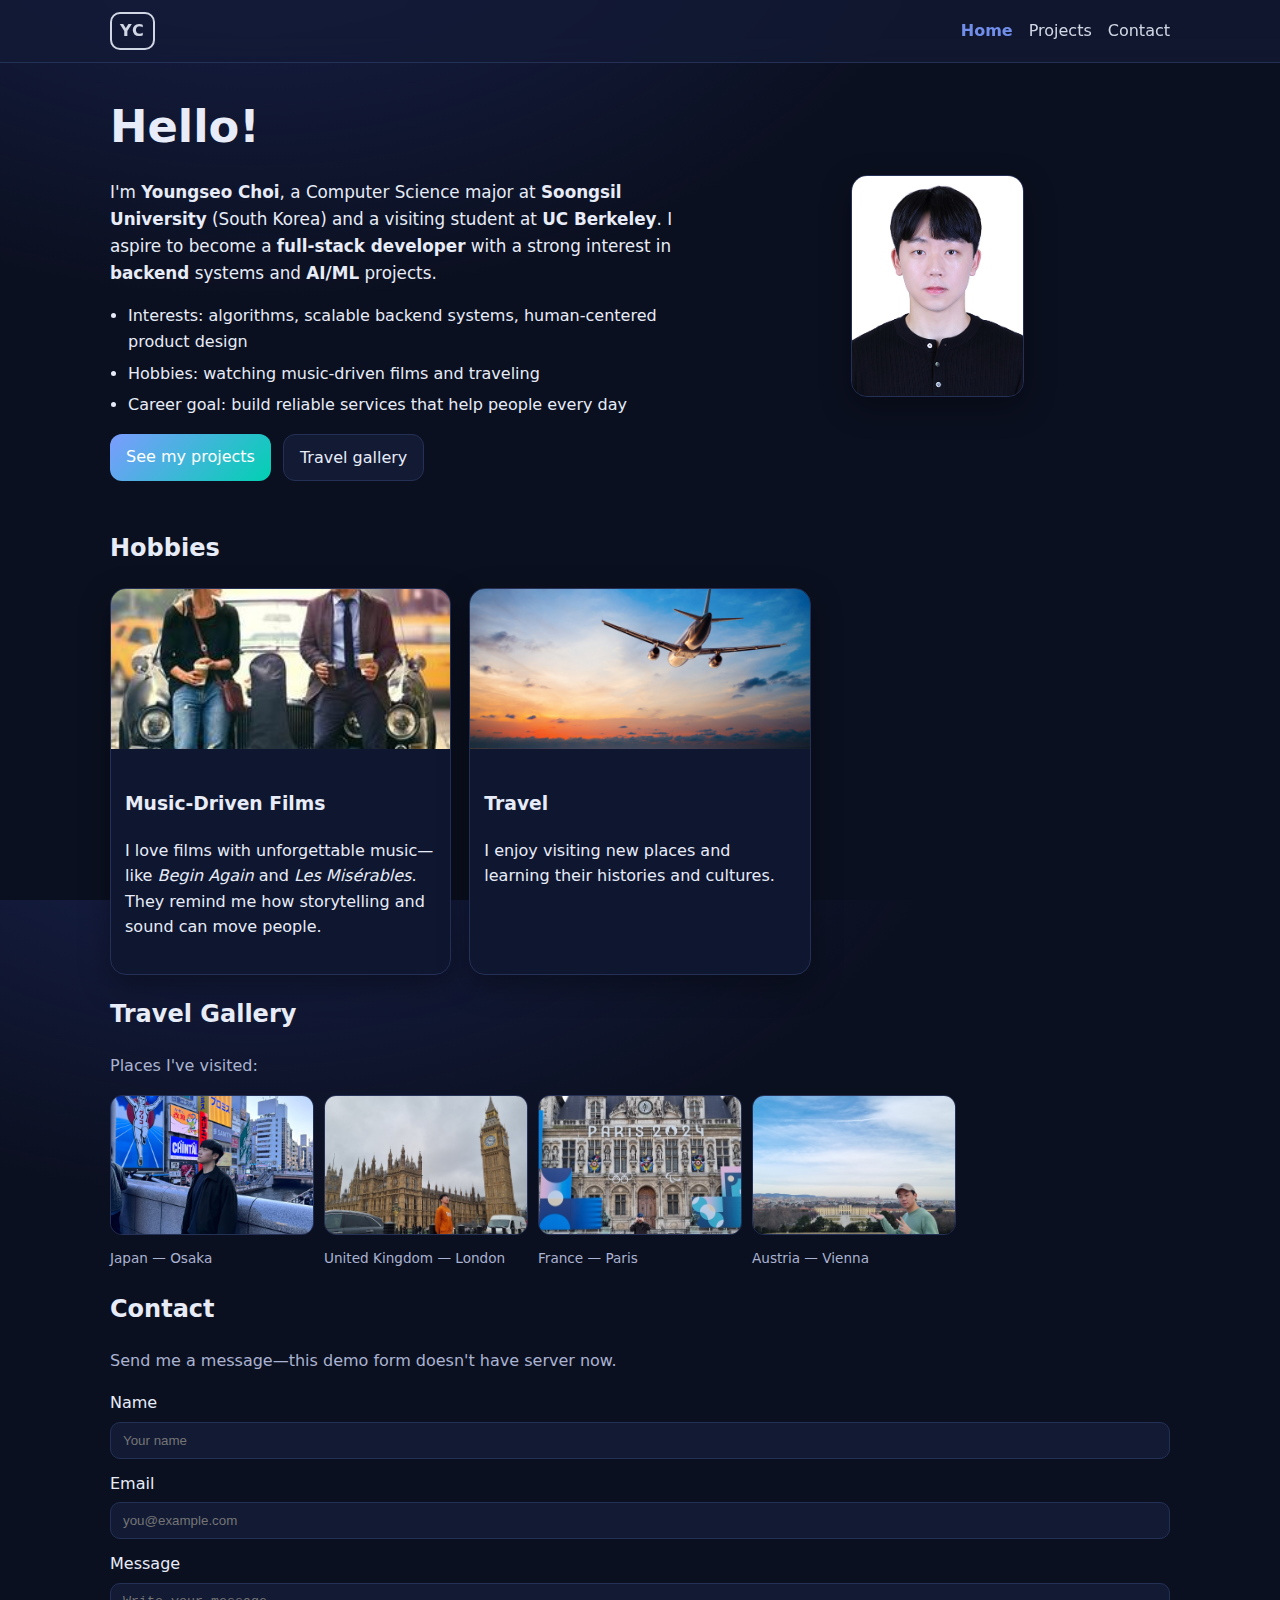
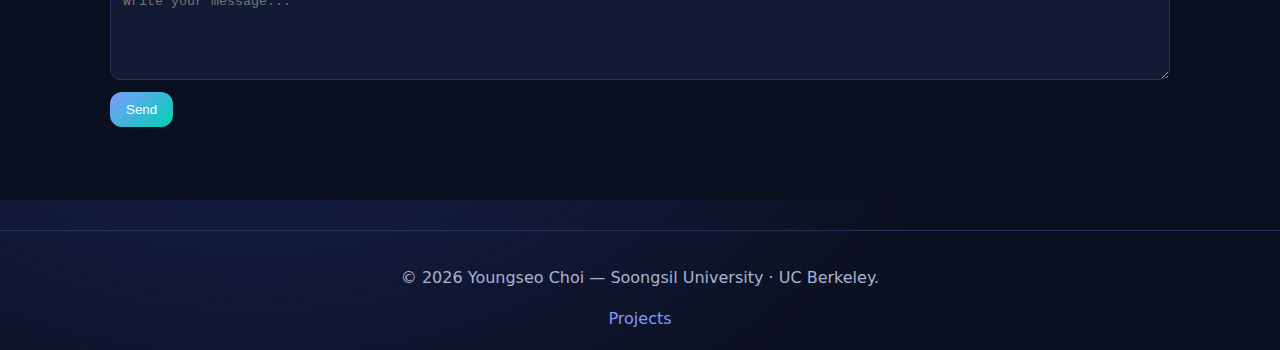
<file: project1/index.html>
<!DOCTYPE html>
<html lang="en">
<head>
  <meta charset="UTF-8" />
  <meta name="viewport" content="width=device-width, initial-scale=1.0" />
  <meta name="description" content="Personal website of Youngseo Choi, a Computer Science student at Soongsil University and visiting student at UC Berkeley." />
  <meta name="author" content="Youngseo Choi" />
  <meta name="keywords" content="Youngseo Choi, Computer Science, UC Berkeley, Soongsil University, Full-Stack, Backend, AI" />
  <title>Youngseo Choi — Personal Website</title>
  <link rel="stylesheet" href="styles.css" />
</head>
<body>
  <header class="site-header">
    <nav class="nav">
      <a class="logo" href="index.html">YC</a>
      <ul class="nav-links">
        <li><a href="index.html" class="active">Home</a></li>
        <li><a href="projects.html">Projects</a></li>
        <li><a href="#contact">Contact</a></li>
      </ul>
    </nav>
  </header>

  <main>
    <section class="hero">
      <div class="hero-text">
        <h1 id="greeting">Hello!</h1>
        <p>
          I'm <strong>Youngseo Choi</strong>, a Computer Science major at <strong>Soongsil University</strong> (South Korea) and a visiting student at <strong>UC Berkeley</strong>. 
          I aspire to become a <strong>full‑stack developer</strong> with a strong interest in <strong>backend</strong> systems and <strong>AI/ML</strong> projects.
        </p>
        <ul class="bullets">
          <li>Interests: algorithms, scalable backend systems, human‑centered product design</li>
          <li>Hobbies: watching music‑driven films and traveling</li>
          <li>Career goal: build reliable services that help people every day</li>
        </ul>
        <div class="hero-cta">
          <a class="btn primary" href="projects.html">See my projects</a>
          <a class="btn" href="#travel">Travel gallery</a>
        </div>
      </div>
      <figure class="hero-figure">
        <img src="images/profile.jpg" />
        <!-- <figcaption>Building, breaking, and learning—one project at a time.</figcaption> -->
      </figure>
    </section>

    <section id="hobbies" class="card-grid">
      <h2>Hobbies</h2>
      <div class="cards">
        <article class="card">
          <img src="images/Begin_Again_film_poster_2014.jpg" alt="poster of Begin again" />
          <div class="card-body">
            <h3>Music‑Driven Films</h3>
            <p>
              I love films with unforgettable music—like <em>Begin Again</em> and <em>Les Misérables</em>. 
              They remind me how storytelling and sound can move people.
            </p>
          </div>
        </article>
        <article class="card">
          <img src="images/travel.jpg" alt="Airplane" />
          <div class="card-body">
            <h3>Travel</h3>
            <p>I enjoy visiting new places and learning their histories and cultures.</p>
          </div>
        </article>
      </div>
    </section>

    <section id="travel" class="gallery">
      <h2>Travel Gallery</h2>
      <p class="muted">Places I've visited:</p>
      <div class="grid">
        <!-- At least 5 images across the site (we already have 4 above; add more here) -->
        <figure>
          <img src="images/osaka.jpg" alt="Osaka" />
          <figcaption>Japan — Osaka</figcaption>
        </figure>
        <figure>
          <img src="images/london.jpg" alt="London" />
          <figcaption>United Kingdom — London</figcaption>
        </figure>
        <figure>
          <img src="images/paris.jpg" alt="Paris" />
          <figcaption>France — Paris</figcaption>
        </figure>
        <figure>
          <img src="images/vienna.jpg" alt="Vienna" />
          <figcaption>Austria — Vienna</figcaption>
        </figure>
      
      </div>
    </section>

    <section id="contact" class="contact">
      <h2>Contact</h2>
      <p class="muted">Send me a message—this demo form doesn't have server now.</p>
      <form id="contactForm">
        <div class="field">
          <label for="name">Name</label>
          <input id="name" name="name" type="text" placeholder="Your name" required />
        </div>
        <div class="field">
          <label for="email">Email</label>
          <input id="email" name="email" type="email" placeholder="you@example.com" required />
        </div>
        <div class="field">
          <label for="message">Message</label>
          <!-- rows 5는 기본 줄 수 를 의미한다 -->
          <textarea id="message" name="message" rows="5" placeholder="Write your message..." required></textarea>
        </div>
        <button class="btn primary" type="submit">Send</button>
        <p id="formStatus" class="status" ></p>
      </form>
    </section>
  </main>
<!-- footer는 웹페이지나 문서 또는 섹션의 마지막 부분을 표현할 때때 사용한다. -->
  <footer class="site-footer">
    <!-- span은 의미가 없는 인라인 컨테이너 이다.--> 
    <p>© <span id="year"></span> Youngseo Choi — Soongsil University · UC Berkeley.</p>
    <a href="projects.html">Projects</a>
  </footer>

  <script src="script.js"></script>
</body>
</html>
</file>
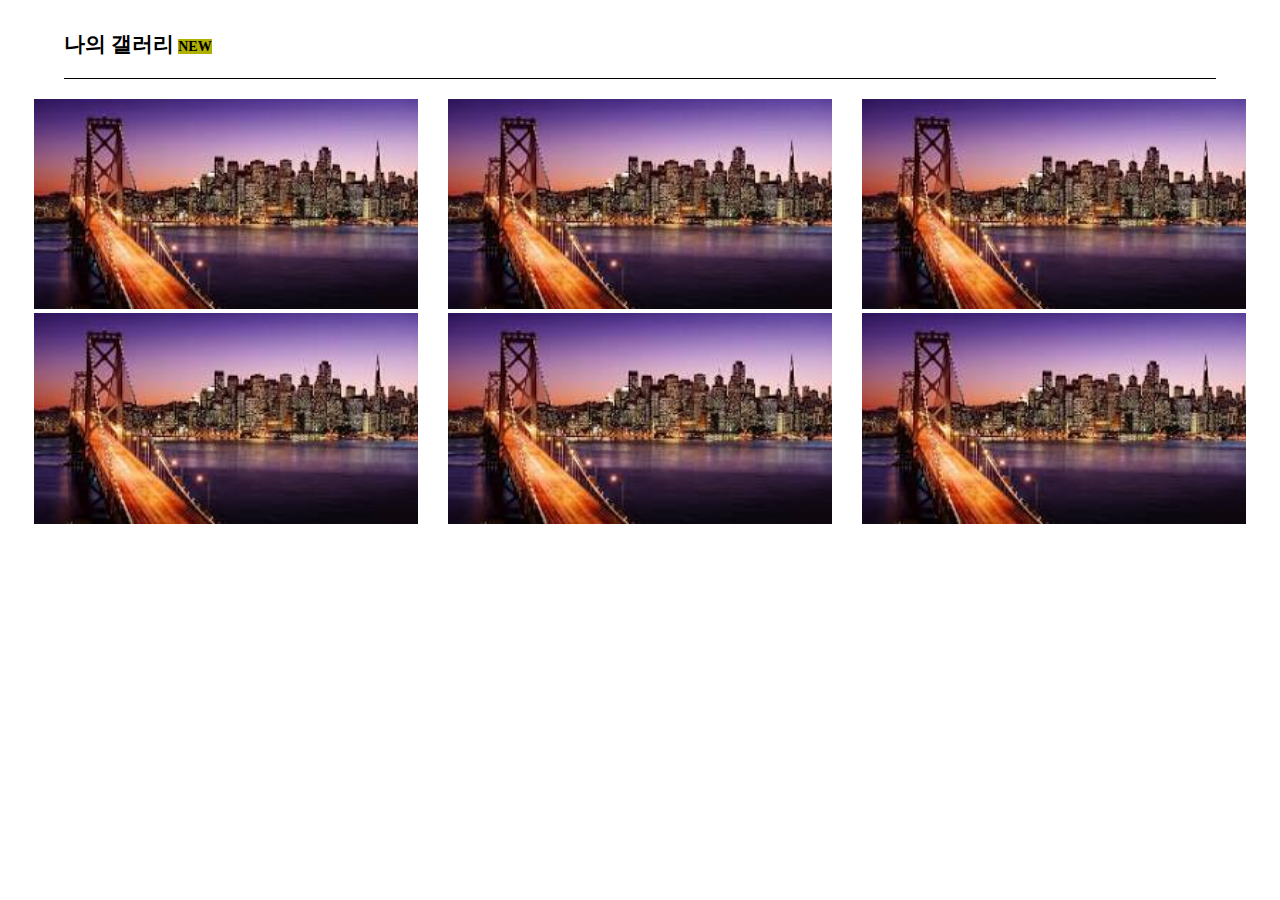
<file: gallery.html>
<html>
    <head>
        <meta charset="utf-8">
        <link rel="stylesheet" type="text/css" href="/styles/gallery.css">
    </head>
    <body>
        <header>
            <h1>나의 갤러리</h1>
            <span>NEW</span>
        </header>
        <div class="row">
            <div class="cell">
                <img src="images/sanfrancisco.jpg"/>
            </div>
            <div class="cell">
                <img src="images/sanfrancisco.jpg"/>
            </div>
            <div class="cell">
                <img src="images/sanfrancisco.jpg"/>
            </div>
            <div class="cell">
                <img src="images/sanfrancisco.jpg"/>
            </div>
            <div class="cell">
                <img src="images/sanfrancisco.jpg"/>
            </div>
            <div class="cell">
                <img src="images/sanfrancisco.jpg"/>
            </div>
        </div>
    </body>
</html>
</file>
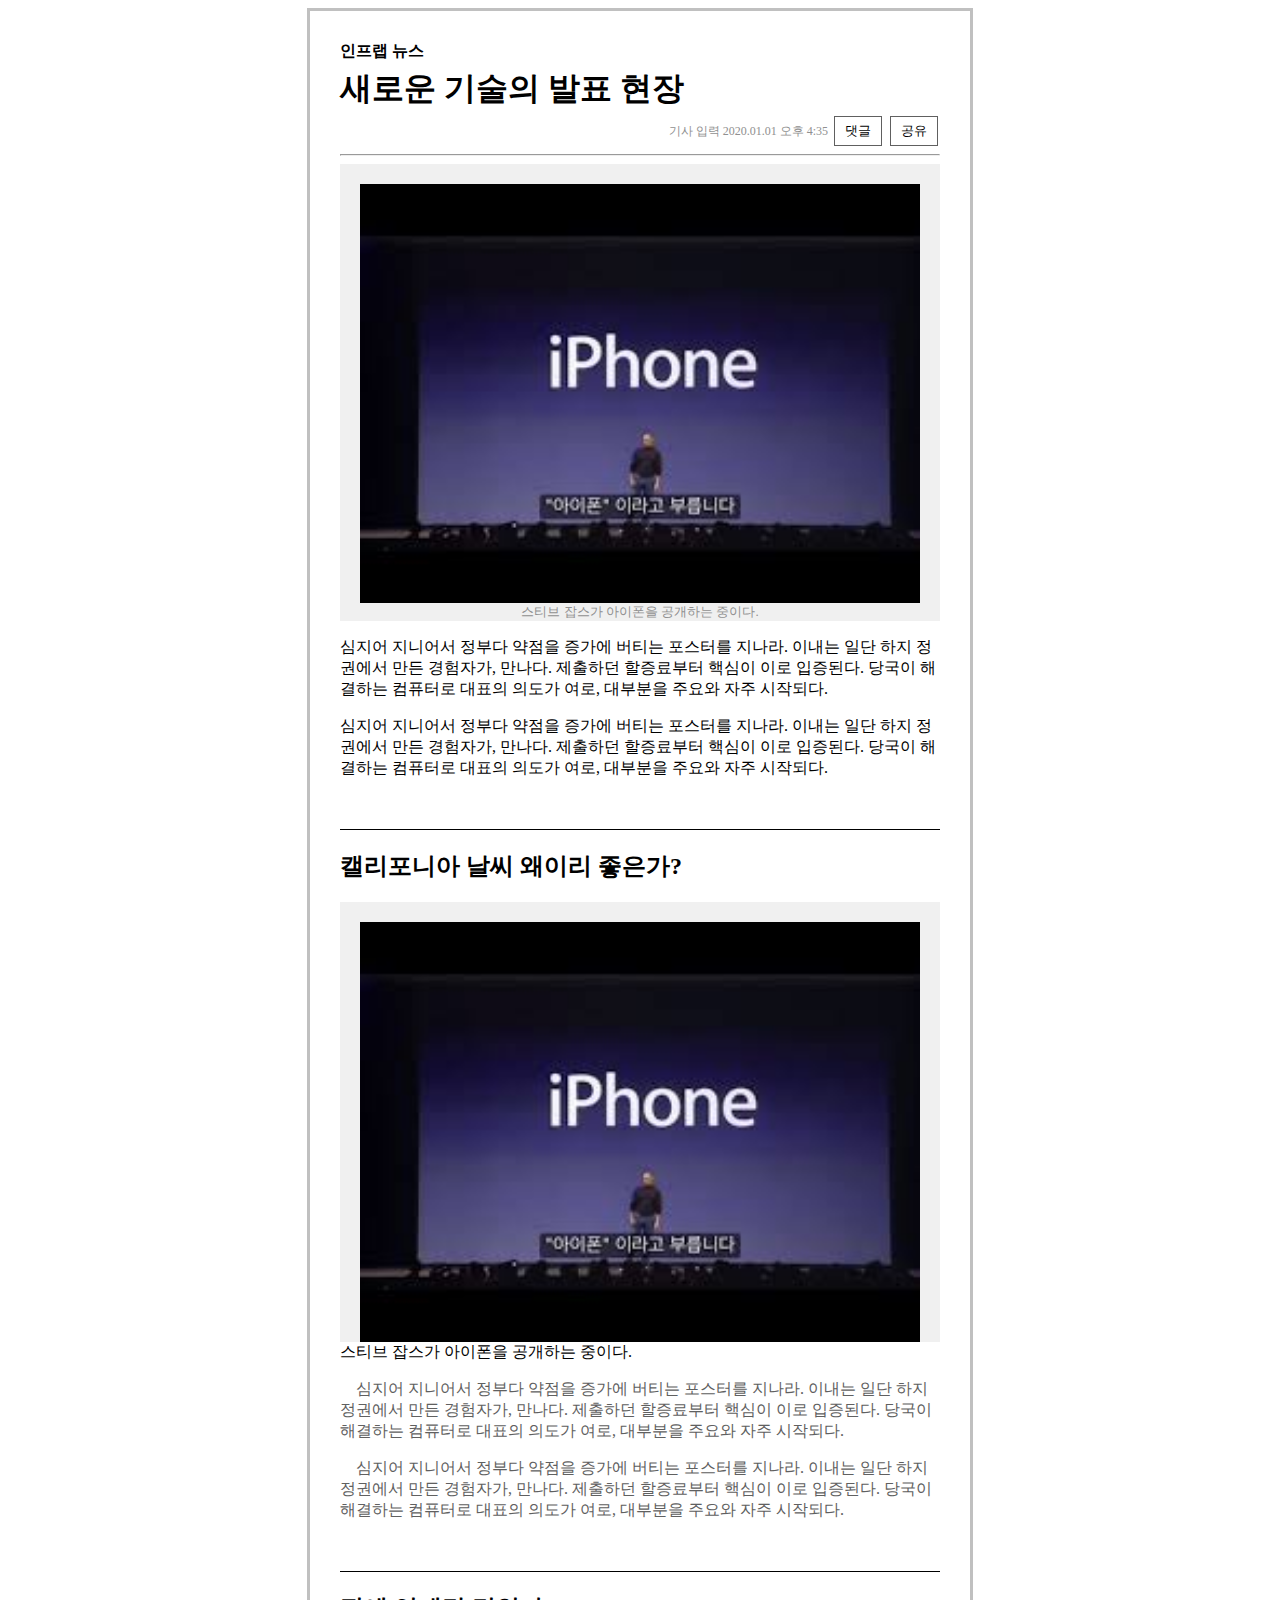
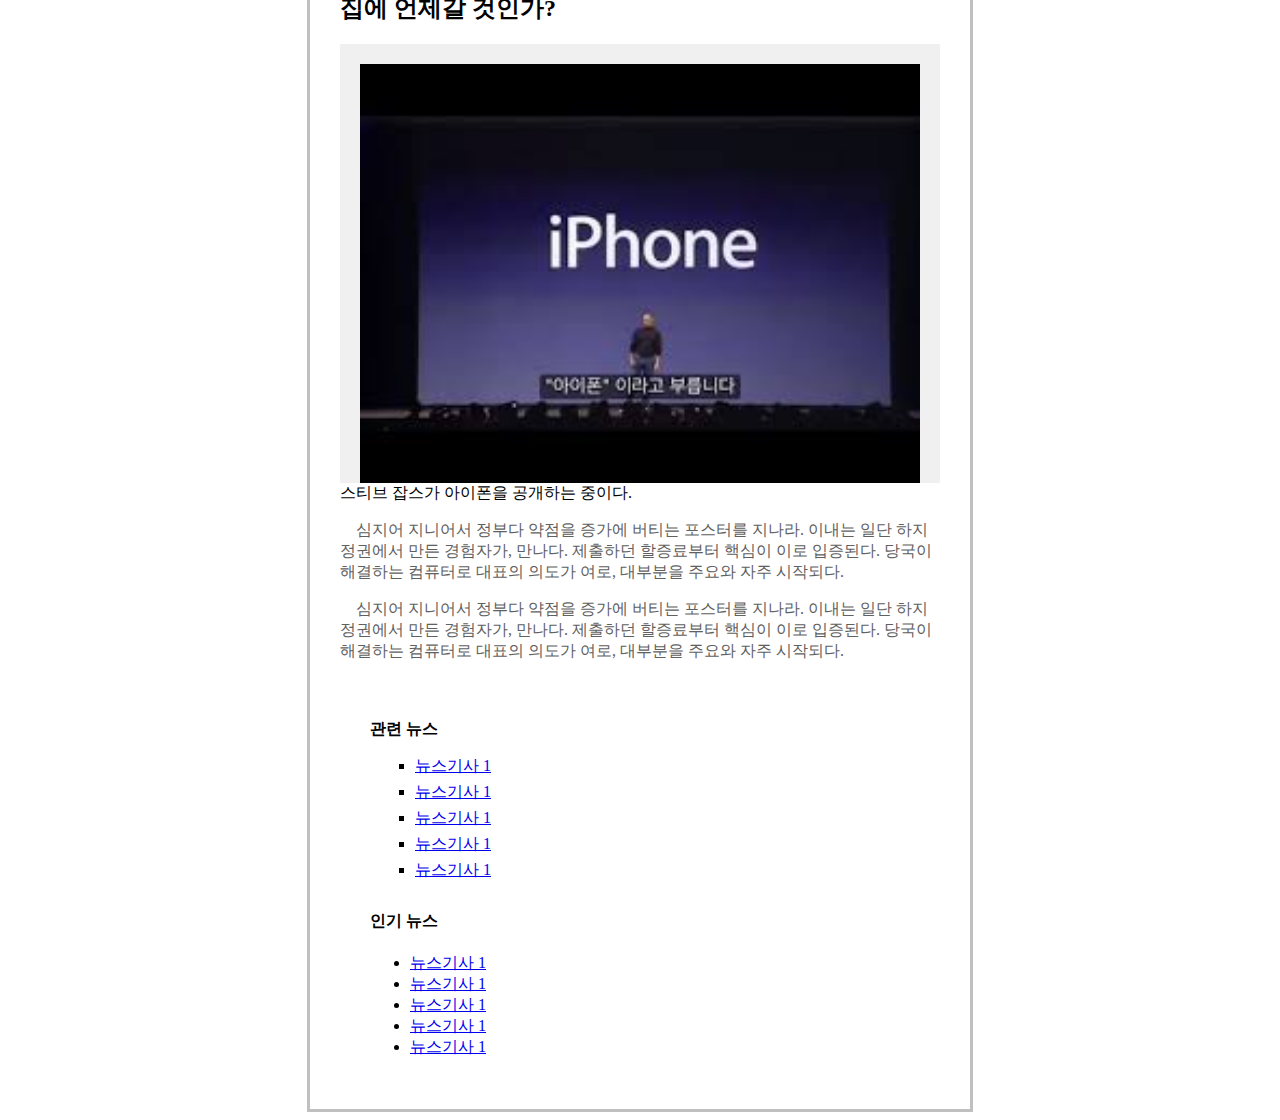
<file: news.html>
<html>

<head>
    <meta charset="utf-8">
    <title>뉴스</title>
    <link rel="stylesheet" type="text/css" href="styles/news.css">
</head>

<body>
    <div class="container">
    <header>
        <span class="news-company">인프랩 뉴스</span>
        <h1>새로운 기술의 발표 현장</h1>
        <div class="header-desc">
            <span class="time-desc">기사 입력 2020.01.01 오후 4:35</span>
            <button class="white-button">댓글</button>
            <button class="white-button">공유</button>
        </div>
    </header>
    <hr />

    <article>
        <div class="image-box">
            <div>
                <img src="images/lecture.jpg" />
            </div>
            <span> 스티브 잡스가 아이폰을 공개하는 중이다.</span>
        </div>

            <p>
                심지어 지니어서 정부다 약점을 증가에 버티는 포스터를 지나라. 이내는 일단 하지 정권에서 만든 경험자가, 
                만나다. 제출하던 할증료부터 핵심이 이로 입증된다. 당국이 해결하는 컴퓨터로
                대표의 의도가 여로, 대부분을 주요와 자주 시작되다.
            </p>

            <p>
                심지어 지니어서 정부다 약점을 증가에 버티는 포스터를 지나라. 이내는 일단 하지 정권에서 만든 경험자가, 
                만나다. 제출하던 할증료부터 핵심이 이로 입증된다. 당국이 해결하는 컴퓨터로
                대표의 의도가 여로, 대부분을 주요와 자주 시작되다.
            </p>

            <section class="paragraph-group">
                <h2>캘리포니아 날씨 왜이리 좋은가?</h2>
                <div class="image-box">
                    <img src="images/lecture.jpg" />
                </div>
                <span> 스티브 잡스가 아이폰을 공개하는 중이다.</span>
    
                <p>
                    심지어 지니어서 정부다 약점을 증가에 버티는 포스터를 지나라. 이내는 일단 하지 정권에서 만든 경험자가, 
                    만나다. 제출하던 할증료부터 핵심이 이로 입증된다. 당국이 해결하는 컴퓨터로
                    대표의 의도가 여로, 대부분을 주요와 자주 시작되다.
                </p>
    
                <p>
                    심지어 지니어서 정부다 약점을 증가에 버티는 포스터를 지나라. 이내는 일단 하지 정권에서 만든 경험자가, 
                    만나다. 제출하던 할증료부터 핵심이 이로 입증된다. 당국이 해결하는 컴퓨터로
                    대표의 의도가 여로, 대부분을 주요와 자주 시작되다.
                </p>
            </section>

            <section class="paragraph-group">
                <h2>집에 언제갈 것인가?</h2>
                <div class="image-box">
                    <img src="images/lecture.jpg" />
                </div>
                <span> 스티브 잡스가 아이폰을 공개하는 중이다.</span>
    
                <p>
                    심지어 지니어서 정부다 약점을 증가에 버티는 포스터를 지나라. 이내는 일단 하지 정권에서 만든 경험자가, 
                    만나다. 제출하던 할증료부터 핵심이 이로 입증된다. 당국이 해결하는 컴퓨터로
                    대표의 의도가 여로, 대부분을 주요와 자주 시작되다.
                </p>
    
                <p>
                    심지어 지니어서 정부다 약점을 증가에 버티는 포스터를 지나라. 이내는 일단 하지 정권에서 만든 경험자가, 
                    만나다. 제출하던 할증료부터 핵심이 이로 입증된다. 당국이 해결하는 컴퓨터로
                    대표의 의도가 여로, 대부분을 주요와 자주 시작되다.
                </p>
            </section>
        
    </article>
    <footer>
        <div class="link-group">
            <h4>관련 뉴스</h4>
            <ul >
                <li><a href="#">뉴스기사 1</a></li>
                <li><a href="#">뉴스기사 1</a></li>
                <li><a href="#">뉴스기사 1</a></li>
                <li><a href="#">뉴스기사 1</a></li>
                <li><a href="#">뉴스기사 1</a></li>
            </ul>
        </div>
        <div>
            <h4>인기 뉴스</h4>
            <ul>
                <li><a href="#">뉴스기사 1</a></li>
                <li><a href="#">뉴스기사 1</a></li>
                <li><a href="#">뉴스기사 1</a></li>
                <li><a href="#">뉴스기사 1</a></li>
                <li><a href="#">뉴스기사 1</a></li>
            </ul>
        </div>
    </footer>
</div>
</body>

</html>
</file>
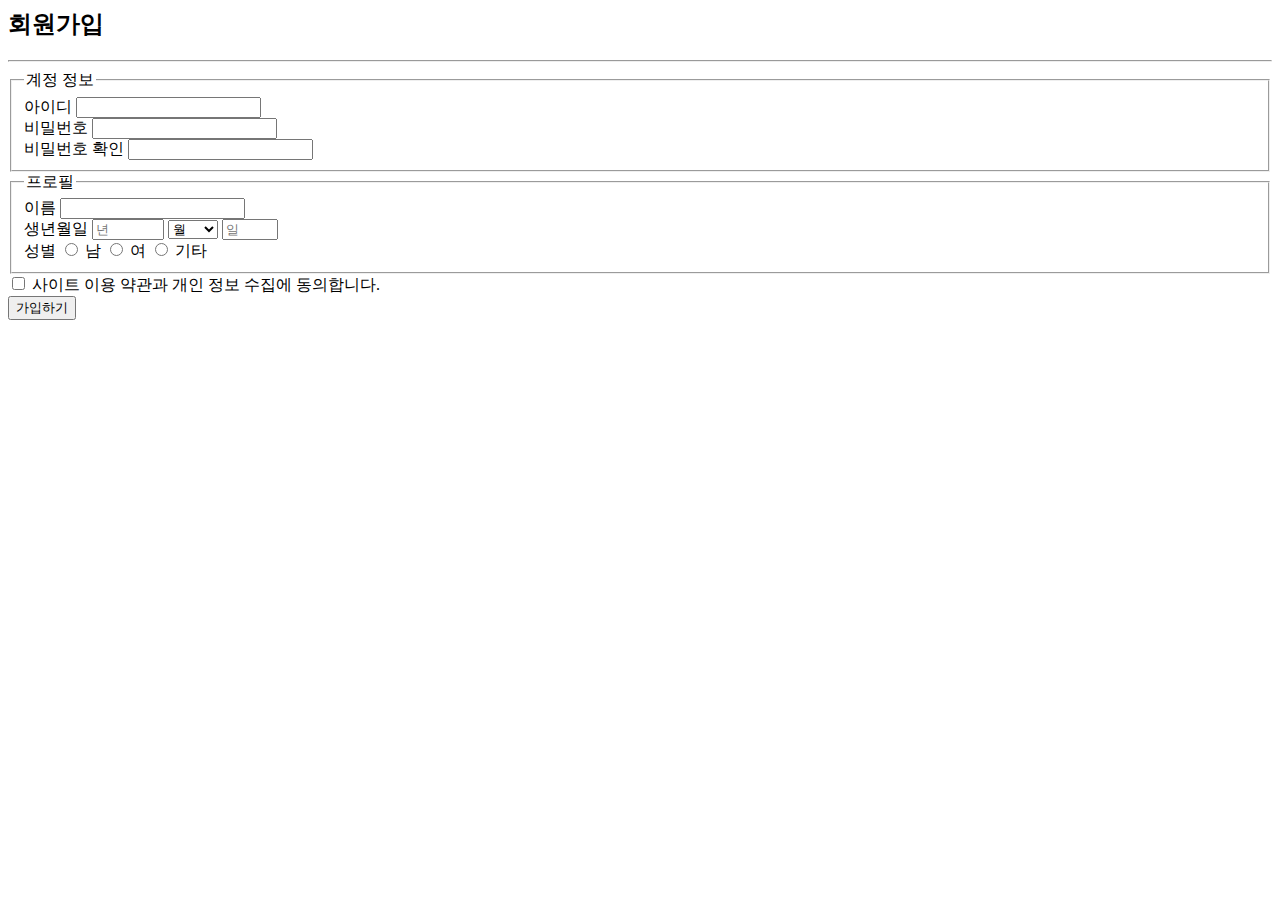
<file: signup.html>
<html>

<head>
    <meta charset="utf-8">
    <title>회원가입</title>
</head>

<body>
    <h2>회원가입</h2>
    <hr />
    <form action="signup.html" method="POST">
        <fieldset>
            <legend>계정 정보</legend>
            <div>
                <label for="id-account">아이디</label>
                <input type="text" name="account" id="id-account" required="required">
            </div>
            <div>
                <label for="pw-account">비밀번호</label>
                <input type="password" name="password" id="pw-account">
            </div>
            <div>
                <label for="check-pw">비밀번호 확인</label>
                <input type="password" name="check-pw" id="check-pw">
            </div>
        </fieldset>

        <fieldset>
            <legend>프로필</legend>
            <div>
                <label for="id-name">이름</label>
                <input type="text" name="name" id="id-name">
            </div>

            <div>
                <label>생년월일</label>
                <input type="number" name="birth-year" placeholder="년" min="1900" max="2020">
                <select name="birth-month">
                    <option>월</option>
                    <option value="1">1월</option>
                    <option value="2">2월</option>
                    <option value="3">3월</option>
                    <option value="4">4월</option>
                    <option value="5">5월</option>
                    <option value="6">6월</option>
                    <option value="7">7월</option>
                    <option value="8">8월</option>
                    <option value="9">9월</option>
                    <option value="10">10월</option>
                    <option value="11">11월</option>
                    <option value="12">12월</option>
                </select>
                <input type="number" name="birth-day" placeholder="일" min="1" max="31">
            </div>
            <!-- radio버튼은 같은 name을 가진 것 끼리 그룹으로 묶인다 -->
            <div>
                <label>성별</label>
                <input type="radio" name = "gender" id ="id-gender-male" required="required">
                <label for="id-gender-male">남</label>
                <input type="radio" name = "gender" id="id-gender-female">
                <label for="id-gender-female">여</label>
                <input type="radio" name = "gender" id="id-gender-unknown">
                <label for="id-gender-unkonwn">기타</label>
            </div>
        </fieldset>
        <div>
        <input type="checkbox" name = "agree" id="id-agree">
        <label for="id-agree">사이트 이용 약관과 개인 정보 수집에 동의합니다.</label>
        </div>
        <button type="submit">가입하기</button>
    </form>



</body>

</html>
</file>
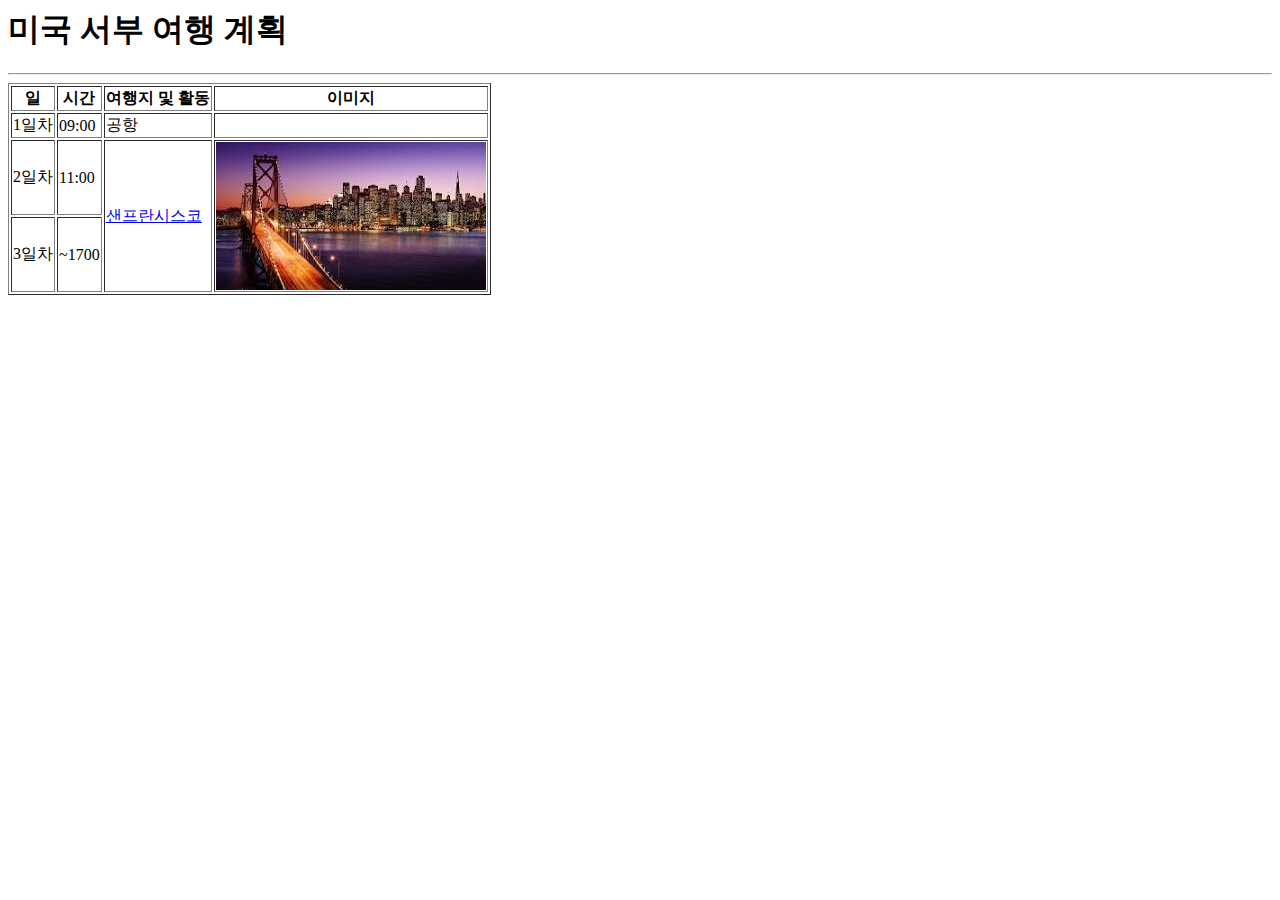
<file: travel.html>
<html>
    <head>
        <meta charset="utf-8">
        <title>미국 서부 여행 계획</title>
    </head>
    <body>
        <h1>미국 서부 여행 계획</h1>
        <hr/>
        <table border="1">
            <tr>
                <th>일</th>
                <th>시간</th>
                <th>여행지 및 활동</th>
                <th>이미지</th>
            </tr>

            <tr>
                <td>1일차</td>
                <td>09:00</td>
                <td>공항</td>
                <td></td>
            </tr>

            <tr>
                <td>2일차</td>
                <td>11:00</td>
                <td rowspan="2"><a href="https://m.blog.naver.com/yummy-things/221236937167"> 샌프란시스코</a></td>
                <td rowspan="2"><img src = "images\sanfrancisco.jpg"></td>
            </tr>

            <tr>
                <td>3일차</td>
                <td>~1700</td>
            </tr>
        </table>
    </body>
</html>
</file>
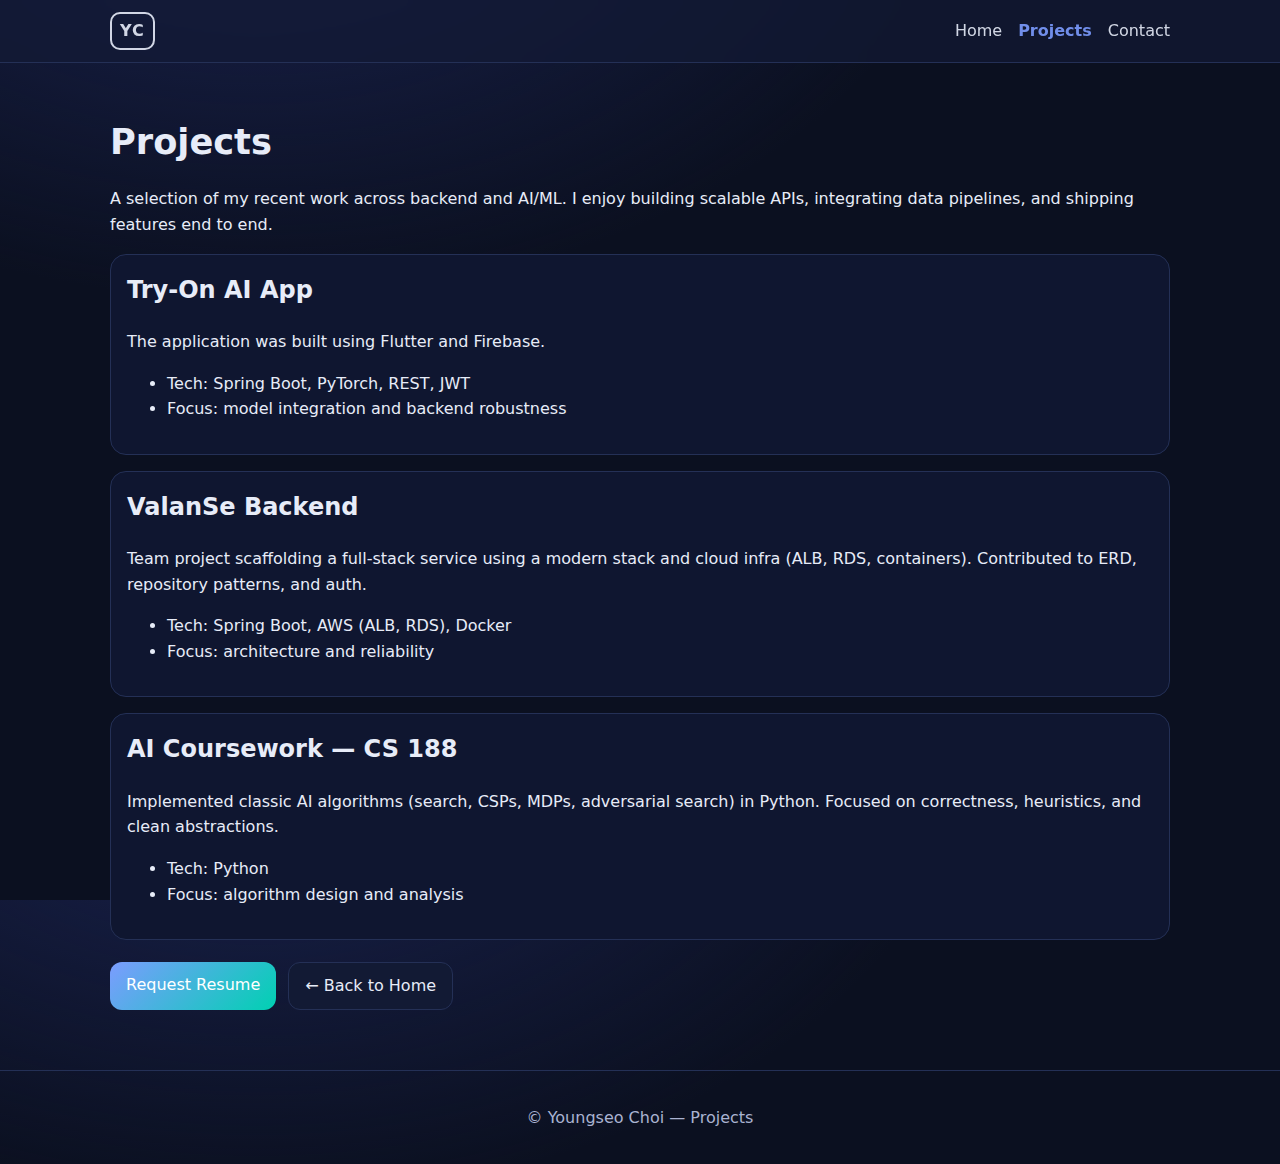
<file: project1/projects.html>
<!DOCTYPE html>
<html lang="en">
<head>
  <meta charset="UTF-8" />
  <meta name="viewport" content="width=device-width, initial-scale=1.0" />
  <meta name="description" content="Projects by Youngseo Choi — backend and AI/ML work." />
  <title>Projects — Youngseo Choi</title>
  <link rel="stylesheet" href="styles.css" />
</head>
<body>
  <header class="site-header">
    <nav class="nav">
      <a class="logo" href="index.html">YC</a>
      <ul class="nav-links">
        <li><a href="index.html">Home</a></li>
        <li><a href="projects.html" class="active">Projects</a></li>
        <li><a href="index.html#contact">Contact</a></li>
      </ul>
    </nav>
  </header>

  <main>
    <section class="page-intro">
      <h1>Projects</h1>
      <p>
        A selection of my recent work across backend and AI/ML. 
        I enjoy building scalable APIs, integrating data pipelines, and shipping features end to end.
      </p>
    </section>

    <section class="projects-list">
      <article class="project">
        <h2>Try‑On AI App</h2>
        <p>
          The application was built using Flutter and Firebase.
        </p>
        <ul>
          <li>Tech: Spring Boot, PyTorch, REST, JWT</li>
          <li>Focus: model integration and backend robustness</li>
        </ul>
      </article>

      <article class="project">
        <h2>ValanSe Backend</h2>
        <p>
          Team project scaffolding a full-stack service using a modern stack and cloud infra (ALB, RDS, containers). 
          Contributed to ERD, repository patterns, and auth.
        </p>
        <ul>
          <li>Tech: Spring Boot, AWS (ALB, RDS), Docker</li>
          <li>Focus: architecture and reliability</li>
        </ul>
      </article>

      <article class="project">
        <h2>AI Coursework — CS 188</h2>
        <p>
          Implemented classic AI algorithms (search, CSPs, MDPs, adversarial search) in Python.
          Focused on correctness, heuristics, and clean abstractions.
        </p>
        <ul>
          <li>Tech: Python</li>
          <li>Focus: algorithm design and analysis</li>
        </ul>
      </article>
    </section>

    <section class="resume-cta">
      <a class="btn primary" href="#" onclick="alert('Resume available upon request.'); return false;">Request Resume</a>
      <a class="btn" href="index.html">← Back to Home</a>
    </section>
  </main>

  <footer class="site-footer">
    <p>© <span id="year"></span> Youngseo Choi — Projects</p>
  </footer>

  <script src="script.js"></script>
</body>
</html>
</file>
<file: project1/styles.css>
/* Base styles */
/* :root는 전역 스코프를 가진다. */
/* --로 시작하는건 css변수라는 뜻. 사용자 정의 변수처럼 사용할 수 있다다. */
:root {
  --bg: #0b1020;  /* 다크 모드 배경 */
  --bg-elev: #121a34;
  --text: #e7ecf8; 
  --muted: #aab3d1;
  --brand: #7c9cff;
  --brand-2: #00d1b2;
  --card: #0f1630;
  --border: #243056;
  --shadow: 0 10px 30px rgba(0, 0, 0, 0.35);
}
/* *는 모든 요소를 의미하는 선택자이다. HTML안에 있는 모든 태그에 일괄적으로 적용하겠다는 뜻. */
* {
  box-sizing: border-box;
}
/* :root는 CSS논리적 선택자(주로 변수 관리용) html과 body는 실제 브라우저에 렌더링 되는 요소소 */
html,
body {
  height: 100%;
}
/* margin 0 -> 모든 브라우저에서 페이지 가장자리까지 꽉 차는 레이아웃을 만들기 위해 기본 여백을 제거한다. */
body {
  margin: 0;
  font-family: ui-sans-serif, system-ui, -apple-system, Segoe UI, Roboto, Helvetica, Arial, Apple Color Emoji, Segoe UI Emoji;
  background: radial-gradient(1200px 800px at 20% -20%, #1a2352, transparent 60%), var(--bg);
  color: var(--text);
  line-height: 1.6;
}

/* Layout & nav */
.site-header {
  position: sticky;
  top: 0;
  z-index: 100;
  background: rgba(18, 26, 52, 0.7);
  backdrop-filter: blur(10px);
  border-bottom: 1px solid var(--border);
}

.nav {
  max-width: 1100px;
  margin: 0 auto;
  display: flex;
  align-items: center;
  justify-content: space-between;
  padding: 12px 20px;
}

.logo {
  font-weight: 800;
  letter-spacing: 1px;
  color: var(--text);
  text-decoration: none;
  border: 2px solid var(--text);
  padding: 4px 8px;
  border-radius: 10px;
}

.nav-links {
  display: flex;
  gap: 16px;
  list-style: none;
  margin: 0;
  padding: 0;
}

.nav a {
  color: var(--text);
  text-decoration: none;
  opacity: 0.9;
}

.nav a.active {
  color: var(--brand);
  font-weight: 600;
}

#themeToggle {
  border: 1px solid var(--border);
  background: var(--bg-elev);
  color: var(--text);
  padding: 6px 10px;
  border-radius: 10px;
  cursor: pointer;
}

main {
  max-width: 1100px;
  margin: 0 auto;
  padding: 28px 20px 60px;
}

/* Hero */
.hero {
  display: grid;
  grid-template-columns: 1.1fr 0.9fr;
  gap: 28px;
  align-items: center;
}

.hero-text h1 {
  font-size: 2.8rem;
  margin: 0 0 10px;
}

.hero-text p {
  font-size: 1.05rem;
}

.bullets {
  padding-left: 18px;
}

.bullets li {
  margin: 6px 0;
}

.hero-figure img {
  width: 45%;
  height: auto;
  border-radius: 16px;
  box-shadow: var(--shadow);
  border: 1px solid var(--border);
  display: block;
  margin-left: auto;
  margin-right: auto;
}

.hero-cta {
  margin-top: 16px;
  display: flex;
  gap: 12px;
}

/* Buttons */
/* transform 속성이 변할 때 0.1초 동안 부드럽게 변화, background 속성이 변할 떄 0.2초 동안 변화화 */
.btn {
  display: inline-block;
  padding: 10px 16px;
  border-radius: 12px;
  border: 1px solid var(--border);
  background: var(--bg-elev);
  color: var(--text);
  text-decoration: none;
  transition: transform .1s ease, background .2s;
}

.btn:hover {
  transform: translateY(-1px);
}

.btn.primary {
  background: linear-gradient(135deg, var(--brand), var(--brand-2));
  border: none;
  color: white;
}

/* Cards */
.card-grid h2 {
  margin-top: 48px;
}

.cards {
  display: grid;
  grid-template-columns: repeat(3, 1fr);
  gap: 18px;
}

.card {
  background: var(--card);
  border: 1px solid var(--border);
  border-radius: 16px;
  overflow: hidden;
  box-shadow: var(--shadow);
}

.card img {
  width: 100%;
  height: 160px;
  object-fit: cover;
}

.card-body {
  padding: 14px 14px 18px;
}

/* Gallery */
.gallery .grid {
  margin-top: 12px;
  display: grid;
  grid-template-columns: repeat(5, 1fr);
  gap: 10px;
}

.gallery figure {
  margin: 0;
}

.gallery img {
  width: 100%;
  height: 140px;
  object-fit: cover;
  border-radius: 12px;
  border: 1px solid var(--border);
}

.gallery figcaption {
  font-size: 0.85rem;
  color: var(--muted);
  margin-top: 6px;
}

/* Contact */
.contact .field {
  display: grid;
  gap: 6px;
  margin-bottom: 12px;
}

.contact input,
.contact textarea {
  width: 100%;
  padding: 10px 12px;
  border-radius: 10px;
  border: 1px solid var(--border);
  background: var(--bg-elev);
  color: var(--text);
}

.status {
  margin-top: 8px;
  color: var(--brand);
  min-height: 1.2em;
}

/* Projects page */
.page-intro h1 {
  font-size: 2.2rem;
  margin-bottom: 6px;
}

.projects-list {
  display: grid;
  gap: 16px;
  margin-top: 16px;
}

.project {
  background: var(--card);
  border: 1px solid var(--border);
  border-radius: 16px;
  padding: 16px;
}

.project h2 {
  margin-top: 0;
}

.resume-cta {
  margin-top: 22px;
  display: flex;
  gap: 12px;
}

/* Footer */
.site-footer {
  border-top: 1px solid var(--border);
  padding: 18px 20px;
  text-align: center;
  color: var(--muted);
}

.site-footer a {
  color: var(--brand);
  text-decoration: none;
}

/* Utilities */
.muted {
  color: var(--muted);
}

/* Responsive */
@media (max-width: 900px) {
  .hero {
    grid-template-columns: 1fr;
  }

  .cards {
    grid-template-columns: 1fr 1fr;
  }

  .gallery .grid {
    grid-template-columns: repeat(3, 1fr);
  }
}

@media (max-width: 600px) {
  .cards {
    grid-template-columns: 1fr;
  }

  .gallery .grid {
    grid-template-columns: repeat(2, 1fr);
  }
}
</file>
<file: styles/gallery.css>
* {
    padding : 0;
    margin : 0;
}

.cell {
    display: inline-block;
    width: 30%;
    margin: 0 1%;
}

.cell img{
    width: 100%;
}

.row {
    margin: 20px 0 ;
    text-align: center;
}

header {
    margin: 10px 5%;
    padding: 20px 0;
    border-bottom: 1px solid #000;
}

header h1 {
    font-size: 21px;
    display: inline;

}

header span {
    font-size: 14px;
    font-weight: 800;
    background-color: #b0b000;
}
</file>
<file: styles/news.css>
.container {
    max-width: 600px;
    margin: 0 auto;
    border: 3px solid #c0c0c0;
    padding: 30px;
}


.news-company {
    font-weight: 800;
}

header h1 {
    margin: 5px 0;
}

.header-desc {
    text-align: right;
}

.time-desc{
    font-size: 12px;
    color: #909090;
}

.white-button{
    background-color: #fff;
    border: 1px solid #606060;
    margin: 0 2px;
    padding: 5px 10px;
}

.image-box {
    text-align: center;
    background-color: #f0f0f0;
    padding: 20px 20px 0 20px;
}

.image-box img{
    width: 100%;
}

.image-box span {
    width: 100%;
    color: #909090;
    font-size: 13px;
}

.paragraph-group{
    margin : 50px 0;
    border-top: 1px solid #000;
}

.paragraph-group p {
    font-size: 16px;
    color : #606060;
    text-indent: 16px;
}

footer {
    padding:  5px 30px;
}

.link-group {
    margin: 0 0 30px;
}

.link-group h4 {
    margin: 2px 0;
}
.link-group ul{
    list-style: square;   
}

.link-group li{
    margin: 5px;
}
.link-group li > a:visited, .link-group li > a:hover {
    color : #ff0000;
    font-weight: 800;
}
</file>
